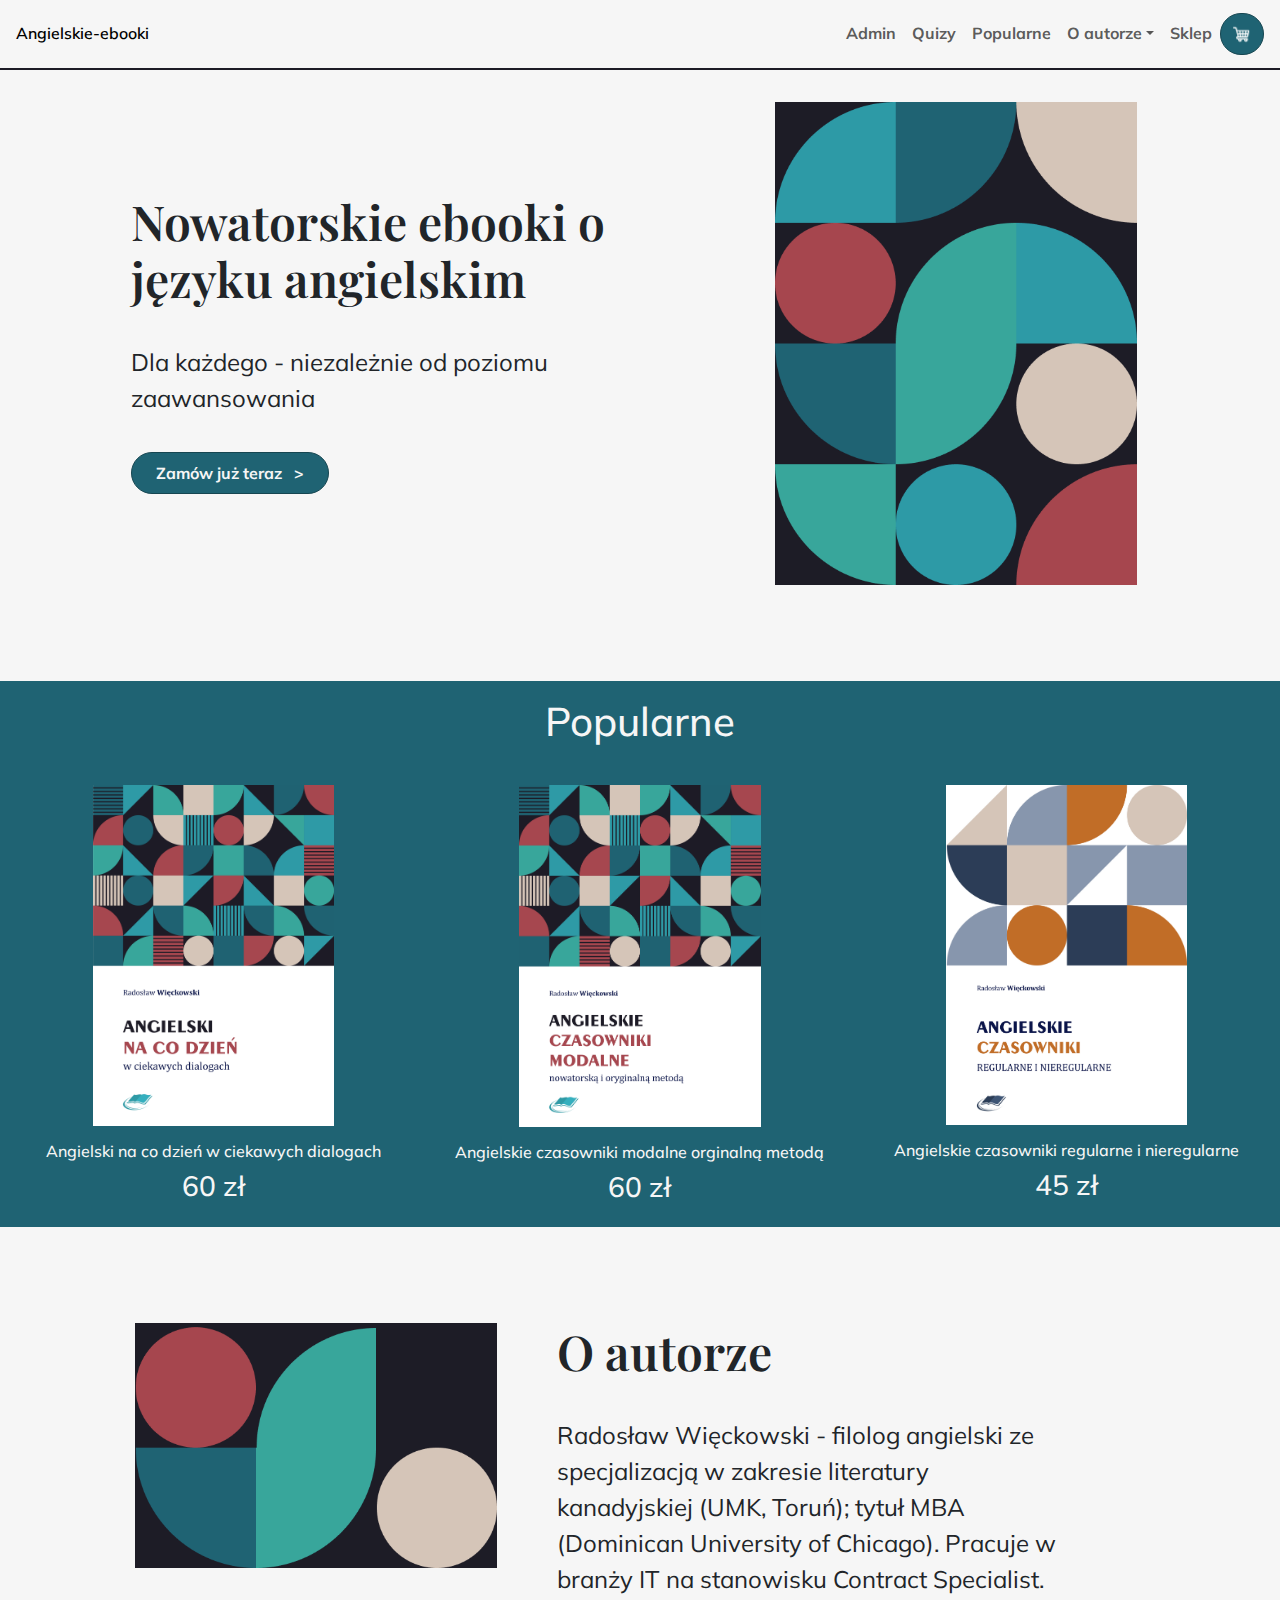
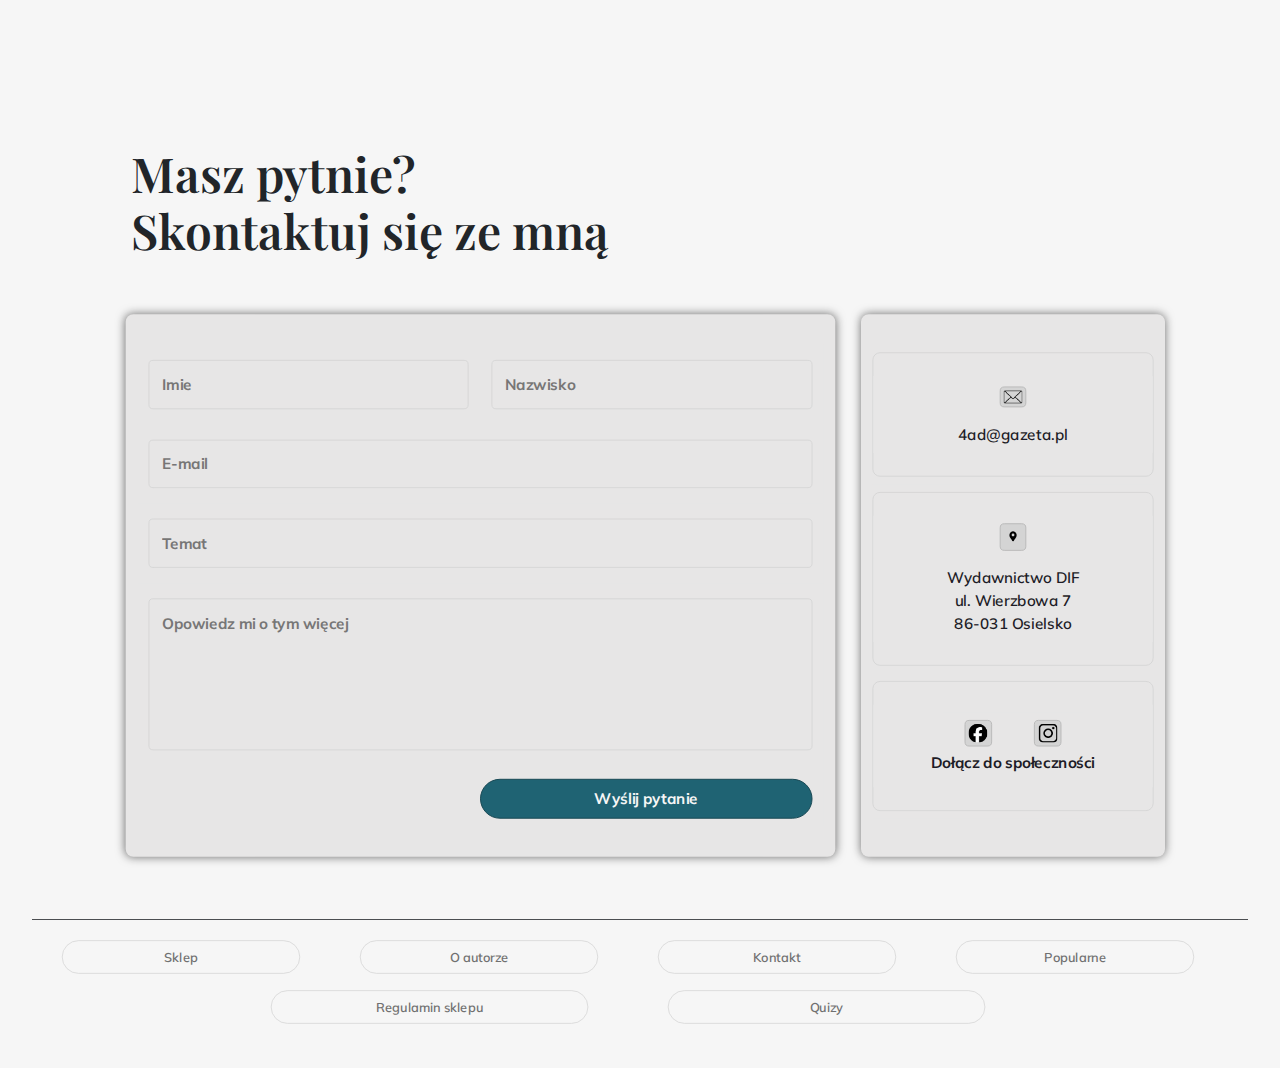
<file: index.html>
<!DOCTYPE html>
<html lang="pl">
<head>
    <meta charset="UTF-8">
    <meta name="viewport" content="width=device-width, initial-scale=1.0">

    <link rel="stylesheet" href="src/css/style.css" />
    <!-- GOOGLE FONTS ADDING -->
    <link rel="preconnect" href="https://fonts.googleapis.com">
    <link rel="preconnect" href="https://fonts.gstatic.com" crossorigin>
    <link href="https://fonts.googleapis.com/css2?family=Mulish:wght@200&display=swap" rel="stylesheet">
    <link href="https://fonts.googleapis.com/css2?family=Playfair+Display&display=swap" rel="stylesheet"> 
    <!-- BOOTSTRAP ADDING -->
    <link href="https://cdn.jsdelivr.net/npm/bootstrap@5.3.2/dist/css/bootstrap.min.css" rel="stylesheet">
    <script src="https://cdn.jsdelivr.net/npm/bootstrap@5.3.2/dist/js/bootstrap.bundle.min.js"></script>
    
    <title>Angielskie-ebooki</title>
</head>
<body>
    <div class="container-fluid">
        <div class="row navBarStyle">
            <nav class="navbar navbar-expand-sm navbar-light">
                <a class="navbar-brand" style="font-weight: 600; font-size: .99em;" href="#">Angielskie-ebooki</a>

                <button class="navbar-toggler" type="button" data-bs-toggle="collapse" data-bs-target="#navbarSupportedContent" aria-controls="navbarSupportedContent" aria-expanded="false" aria-label="Toggle navigation">
                    <span class="navbar-toggler-icon"></span>
                </button>

                <div class="collapse navbar-collapse justify-content-end" id="navbarSupportedContent">
                    <ul class="navbar-nav">
                        <li>
                            <a class="nav-link navLink" href="src/php/adminLogin.php">Admin</a>
                        </li>

                        <li class="nav-item">
                            <a class="nav-link navLink" href="src/php/quizCategories.php">Quizy</a>
                        </li>
        
                        <li class="nav-item">
                            <a class="nav-link navLink" href="#popularSection">Popularne</a>
                        </li>
            
                        <li class="nav-item dropdown">
                            <a class="nav-link dropdown-toggle navLink" href="#" id="navbarDropdown" data-bs-toggle="dropdown">O autorze</a>
        
                            <ul class="dropdown-menu">
                                <li><a class="dropdown-item" href="#about">Poznaj mnie</a></li>
                                <li><a class="dropdown-item" href="#contact">Kontakt</a></li>
                            </ul>
                        </li>
        
                        <li class="nav-item">
                            <a class="nav-link navLink" href="#">Sklep</a>
                        </li>
                                    
                        <li class="nav-item">
                            <a href="" class="navLink">
                                <button class="btn-cart">
                                    <img src="/icons/cart_white.png" class="icon" style="transform: translate(-5%, -10%);"/>
                                </button>
                            </a>
                        </li>
                    </ul>
                </div>
            </nav>
        </div>

        <div class="row">
            <div class="col-sm-1"></div>
            <div class="col-sm-6 pageContent">
                <div class="container-fluid">
                    <h1 class="writtenTitle">Nowatorskie ebooki o języku angielskim</h1>
                    <p class="description-primary">Dla każdego - niezależnie od poziomu zaawansowania</p>
                    <button type="button" class="btn-private order" style="border-radius: 2em;">Zamów już teraz &nbsp; ></button>
                </div>
            </div>
            <div class="col-sm-4">
                <img src="/covers/cover.jpg" class="pagePhotos" />
            </div>
            <div class="col-sm-1"></div>
        </div>

        <div class="row">
            <div class="col-sm-12">
                <div id="popularSection" style="height: 4em; background-color: #f6f6f6;"></div>
            </div>
        </div>

        <div class="row bookContent">
            <h1>Popularne</h1><p></p>
            <div class="col-sm-4 activeArea">
                <img src="/covers/bookCover1.jpg"  class="pagePhotos-second"/>
                <h6>Angielski na co dzień w ciekawych dialogach</h6>
                <div class="priceLabel">
                    <h3>60 zł</h3>
                </div>
            </div>

            <div class="col-sm-4 activeArea">
                <img src="/covers/bookCover2.jpg"  class="pagePhotos-second"/>
                <h6>Angielskie czasowniki modalne orginalną metodą</h6>
                <div class="priceLabel">
                    <h3>60 zł</h3>
                </div>
            </div>

            <div class="col-sm-4 activeArea">
                <img src="/covers/bookCover3.jpg"  class="pagePhotos-second"/>
                <h6>Angielskie czasowniki regularne i nieregularne</h6>
                <div class="priceLabel">
                    <h3>45 zł</h3>
                </div>
            </div>
        </div>

        <div class="row">
            <div class="col-sm-12">
                <div id="about" style="height: 4em; background-color: #f6f6f6;"></div>
            </div>
        </div>

        <div class="row aboutAuthor">
            <div class="col-sm-1"></div>
            <div class="col-sm-4">
                <img src="/another/author.png" class="pagePhotos" />
            </div>
            <div class="col-sm-6 pageContent">
                <div class="container-fluid">
                    <h1 class="writtenTitle">O autorze</h1>
                    <p class="description-primary">Radosław Więckowski - filolog angielski ze specjalizacją w zakresie literatury kanadyjskiej (UMK, Toruń); tytuł MBA (Dominican University of Chicago). Pracuje w branży IT na stanowisku Contract Specialist.</p>
                </div>
            </div>
            <div class="col-sm-1"></div>
        </div>

        <div class="row">
            <div class="col-sm-12">
                <div id="contact" style="height: 4em; background-color: #f6f6f6;"></div>
            </div>
        </div>

        <div class="row">
            <div class="container-fluid">
                <div class="row contactSection">
                    <div class="col-sm-1"></div>
                    <div class="col-sm-10">
                        <div class="container-fluid">
                            <h1 class="writtenTitle">Masz pytnie? Skontaktuj się ze mną</h1>
                        </div>
                    </div>
                    <div class="col-sm-1"></div>
                </div>
    
                <div class="row contactSection">                    
                    <div class="col-sm-1"></div>
                    
                    <div class="col-sm-7 borderBox">
                        <div class="container">
                            <form>
                                <div class="row formSection">
                                    <div class="col-sm-6">
                                        <input type="text" id="name" class="contactInput" placeholder="Imie"/>
                                    </div>
    
                                    <div class="col-sm-6">
                                        <input type="text" id="surname" class="contactInput" placeholder="Nazwisko"/>
                                    </div>
                                </div>
        
                                <div class="row formSection">
                                    <div class="col-sm-12">
                                        <input type="email" id="mail" class="contactInput" placeholder="E-mail"/>
                                    </div>
                                </div>
                                
                                <div class="row formSection">
                                    <div class="col-sm-12">
                                        <input type="text" id="subject" class="contactInput" placeholder="Temat" />
                                    </div>
                                </div>
                                
                                <div class="row formSection">
                                    <div class="col-sm-12">
                                        <textarea class="contactInput" placeholder="Opowiedz mi o tym więcej" style="height: 10em; overflow-x: hidden; overflow-y: auto; color: #1d1c26; outline: none;" contenteditable="true"></textarea>
                                    </div>
                                </div>

                                <div class="row formSection" style="text-align: right;">
                                    <div class="container-fluid">
                                        <button type="button" class="btn-private order" style="border-radius: 2em; width: 50%;" data-bs-toggle="modal" data-bs-target="#myModal">Wyślij pytanie</button>
                                    </div>
                                </div>
                            </form>
                        </div>
                    </div>

                    <div class="modal fade" id="myModal" role="dialog">
                        <div class="modal-dialog">
                            <div class="modal-content">
                                <div class="modal-header" >
                                    <h4 class="modal-title">Wiadomość wysłana</h4>  
                                </div>

                                <div class="modal-body">
                                    <p>Udało się! Twoja wiadomość dotarła do autora. Odpowiedź otrzymasz najszybciej jak to możliwę. Prosimy o odrobinę cierpliwości :)</p>
                                </div>

                                <div class="modal-footer">
                                    <button type="button" class="btn btn-default" data-bs-dismiss="modal">Zamknij</button>
                                </div>
                            </div>
                        </div>
                    </div>
                    
                    <div class="col-sm-3 borderBox">
                        <div class="container">
                            <div class="row formSection">
                                <div class="col-sm-12 contactButtons">
                                    <div class="row socialBox">
                                        <div class="col-sm-4"></div>
                                        <div class="col-sm-4">
                                            <img src="/icons/mailIcon.png" class="socialIcon" />
                                        </div>
                                        <div class="col-sm-4"></div>
                                    </div>
                                    <div class="row socialBox">
                                        <span>4ad@gazeta.pl</span>
                                    </div>
                                </div>
                            </div>
            
                            <div class="row formSection">
                                <div class="col-sm-12 contactButtons">
                                    <div class="row socialBox">
                                        <div class="col-sm-4"></div>
                                        <div class="col-sm-4">
                                            <img src="/icons/pinLocation.png" class="socialIcon" />
                                        </div>
                                        <div class="col-sm-4"></div>
                                    </div>
                                    <div class="row socialBox">
                                        <span>
                                            Wydawnictwo DIF<br/>ul. Wierzbowa 7<br/>86-031 Osielsko
                                        </span>
                                    </div>
                                </div>
                            </div>
            
                            <div class="row formSection">
                                <div class="col-sm-12 contactButtons">
                                    <div class="row formSection">
                                        <div class="col-sm-3" style="padding-left: 0px; padding-right: 0px;"></div>

                                        <div class="col-sm-3 socialBox" style="padding-left: 0px; padding-right: 0px;">
                                            <a href="https://www.facebook.com/profile.php?id=61555406641713" class="navLink-second">
                                                <img src="/icons/facebook.png" class="socialIcon">
                                            </a>
                                        </div>

                                        <div class="col-sm-3 socialBox" style="padding-left: 0px; padding-right: 0px;">
                                            <a href="https://www.instagram.com/angielskieebooki/" class="navLink-second">
                                                <img src="/icons/instagram.png" class="socialIcon">
                                            </a>
                                        </div>
                                        <div class="col-sm-3" style="padding-left: 0px; padding-right: 0px;"></div>

                                        <div class="col-sm-12">
                                            <h6><strong>Dołącz do społeczności</strong></h6>
                                        </div>
                                    </div>
                                </div>
                            </div>
                        </div>
                    </div>
    
                    <div class="col-sm-1"></div>
                </div>
            </div>
        </div>

        <footer class="row footer">
            <hr style="opacity: 0.8;"/>
            <div class="row">
                <div class="col-sm-3 footerLink">
                    <a href="" class="navLink">Sklep</a>
                </div>
    
                <div class="col-sm-3 footerLink">
                    <a href="#about" class="navLink">O autorze</a>
                </div>
    
                <div class="col-sm-3 footerLink">
                    <a href="#contact" class="navLink">Kontakt</a>
                </div>
    
                <div class="col-sm-3 footerLink">
                    <a href="#popularSection" class="navLink">Popularne</a>
                </div>
            </div>
                
            <div class="row">
                <div class="col-sm-2"></div>

                <div class="col-sm-4 footerLink">
                    <a href="src/html/policies.html" class="navLink">Regulamin sklepu</a>
                </div>

                <div class="col-sm-4 footerLink">
                    <a href="src/php/quizCategories.php" class="navLink">Quizy</a>
                </div>

                <div class="col-sm-2"></div>
            </div>            
        </footer>
    </div>
</body>
</html>
</file>
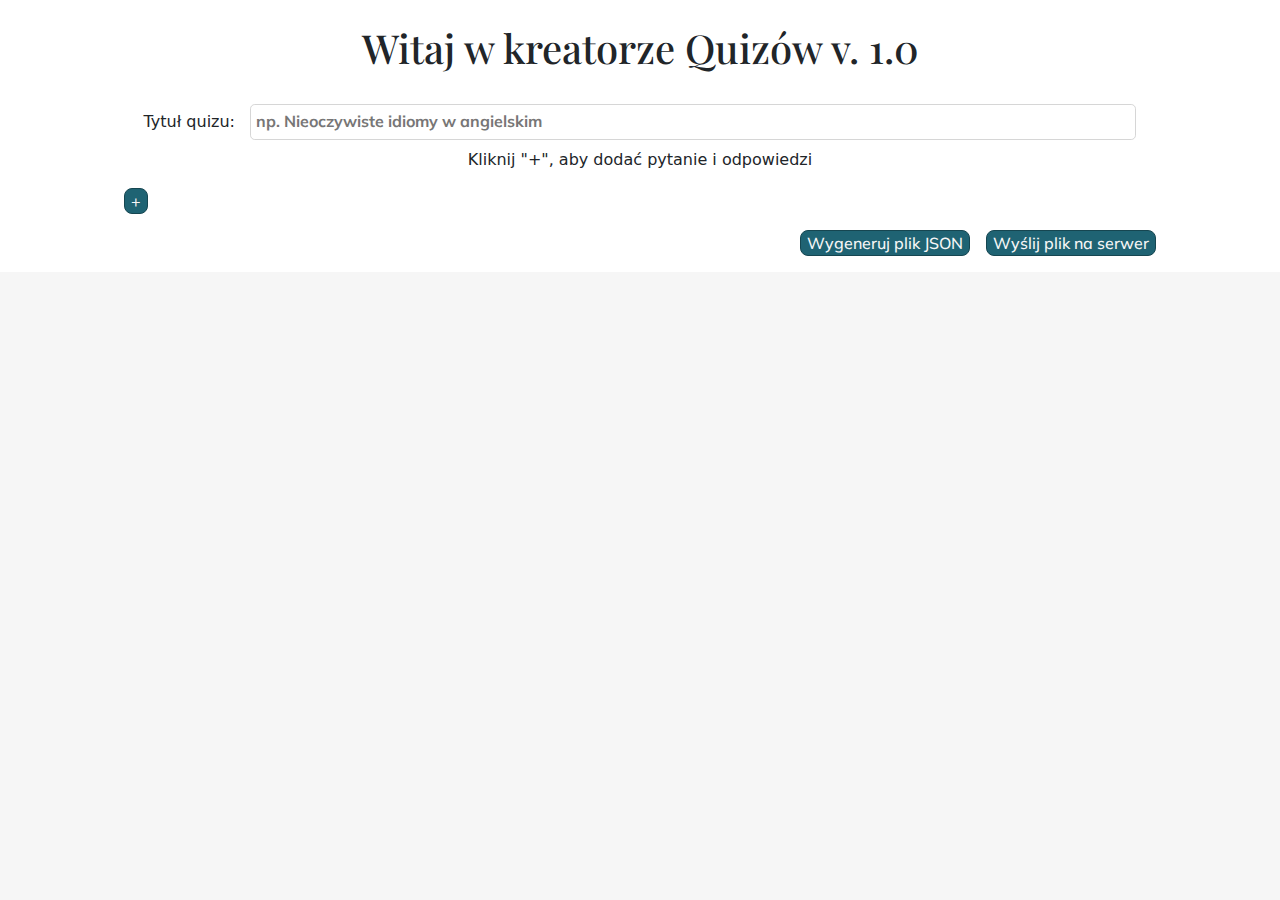
<file: src/html/adminPanel.html>
<!DOCTYPE html>
<html lang="en">
<head>
    <meta charset="UTF-8">
    <link rel="stylesheet" href="../css/admin.css" />
    <!-- GOOGLE FONTS ADDING -->
    <link rel="preconnect" href="https://fonts.googleapis.com">
    <link rel="preconnect" href="https://fonts.gstatic.com" crossorigin>
    <link href="https://fonts.googleapis.com/css2?family=Mulish:wght@200&display=swap" rel="stylesheet">
    <link href="https://fonts.googleapis.com/css2?family=Playfair+Display&display=swap" rel="stylesheet">
    <!-- BOOTSTRAP ADDING -->
    <link href="https://cdn.jsdelivr.net/npm/bootstrap@5.3.2/dist/css/bootstrap.min.css" rel="stylesheet">
    <script src="https://cdn.jsdelivr.net/npm/bootstrap@5.3.2/dist/js/bootstrap.bundle.min.js"></script>
    <title>Admin Panel</title>
</head>
<body>
    <div class="container-fluid">
        <div class="row topMenu">
            <div class="col-sm-12">
                <h1>Witaj w kreatorze Quizów v. 1.0</h1>
            </div>
        </div>

        <div class="row">
            <div class="col-sm-1"></div>
            <div class="col-sm-10 infos">
                <label>Tytuł quizu:&nbsp;</label>
                <input class="quizInput" type="text" id="quizTitle" placeholder="np. Nieoczywiste idiomy w angielskim" />
                <p>Kliknij "+", aby dodać pytanie i odpowiedzi</p>
            </div>
            <div class="col-sm-1"></div>
        </div>

        <div class="row">
            <div class="col-sm-1"></div>
            <div class="col-sm-10" id="exerciseHolder">
                
            </div>
            <div class="col-sm-1"></div>
        </div>

        <div class="row">
            <div class="col-sm-1"></div>
            <div class="col-sm-10">
                <div class="additionalOperations">
                    <button class="btn-private" onclick="alternativeAppending()">+</button>
                </div>
            </div>
            <div class="cool-sm-1"></div>
        </div>
        
        
        <div class="row">
            <div class="col-sm-1"></div>
            <div class="col-sm-10 finalizationBox">
                <button id="add" class="btn-private" onclick="createExerciseObject()">Wygeneruj plik JSON</button>
                <button id="add" class="btn-private" onclick="createJSONtoServer()">Wyślij plik na serwer</button>
            </div>
            <div class="col-sm-1"></div>
        </div>
        
    </div>
    <script src="../js/adminScript.js"></script>
    <script src="https://requirejs.org/docs/release/2.3.5/minified/require.js"></script>
</body>
</html>
</file>
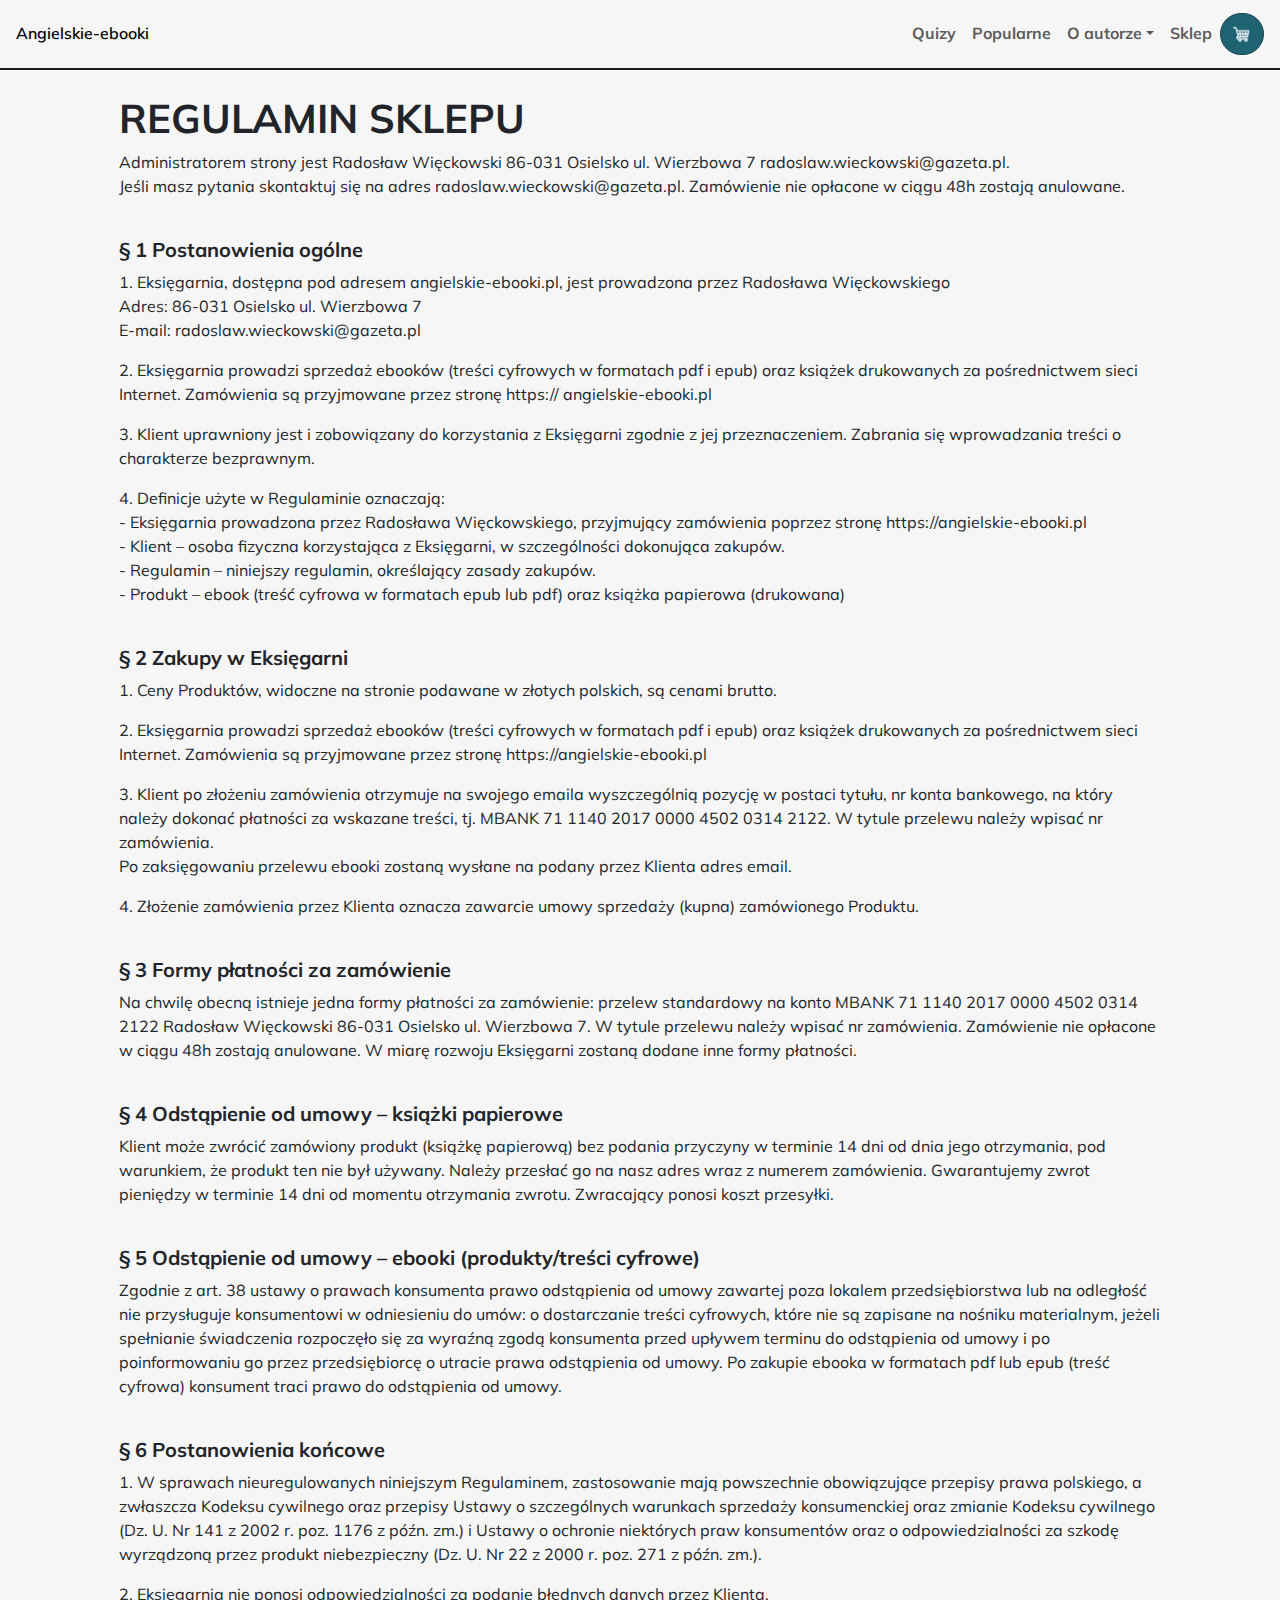
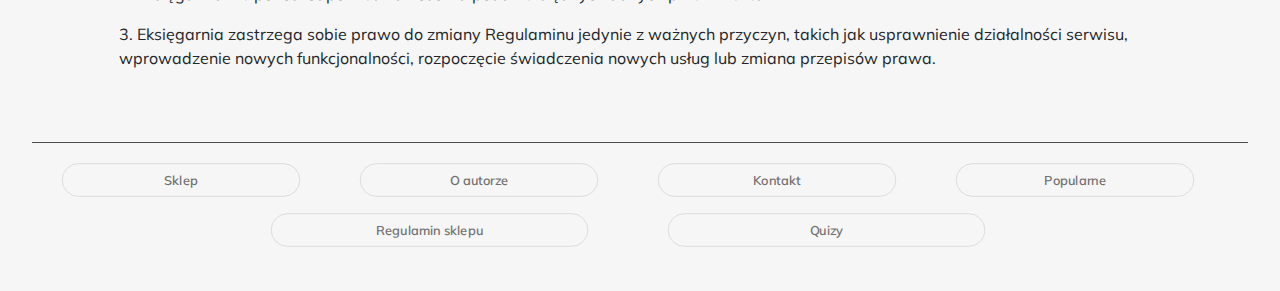
<file: src/html/policies.html>
<!DOCTYPE html>
<html lang="pl">
<head>
    <meta charset="UTF-8">
    <meta name="viewport" content="width=device-width, initial-scale=1.0">

    <link rel="stylesheet" href="../css/style.css" />
    <!-- GOOGLE FONTS ADDING -->
    <link rel="preconnect" href="https://fonts.googleapis.com">
    <link rel="preconnect" href="https://fonts.gstatic.com" crossorigin>
    <link href="https://fonts.googleapis.com/css2?family=Mulish:wght@200&display=swap" rel="stylesheet">
    <link href="https://fonts.googleapis.com/css2?family=Playfair+Display&display=swap" rel="stylesheet"> 
    <!-- BOOTSTRAP ADDING -->
    <link href="https://cdn.jsdelivr.net/npm/bootstrap@5.3.2/dist/css/bootstrap.min.css" rel="stylesheet">
    <script src="https://cdn.jsdelivr.net/npm/bootstrap@5.3.2/dist/js/bootstrap.bundle.min.js"></script>

    <title>Angielskie-ebooki</title>
</head>
<body>
    <div class="container-fluid">
        <div class="row navBarStyle">
            <nav class="navbar navbar-expand-sm navbar-light">
                <a class="navbar-brand" style="font-weight: 600; font-size: .99em;" href="../../index.html">Angielskie-ebooki</a>

                <button class="navbar-toggler" type="button" data-bs-toggle="collapse" data-bs-target="#navbarNavDropdown" aria-controls="navbarSupportedContent" aria-expanded="false" aria-label="Toggle navigation">
                    <span class="navbar-toggler-icon"></span>
                </button>

                <div class="collapse navbar-collapse justify-content-end" id="navbarSupportedContent">
                    <ul class="navbar-nav">
                        <li class="nav-item">
                            <a class="nav-link navLink" href="../php/quizy.php">Quizy</a>
                        </li>
        
                        <li class="nav-item">
                            <a class="nav-link navLink" href="../../index.html#popularSection">Popularne</a>
                        </li>
            
                        <li class="nav-item dropdown">
                            <a class="nav-link dropdown-toggle navLink" href="" id="navbarDropdown" data-bs-toggle="dropdown">O autorze</a>
        
                            <ul class="dropdown-menu">
                                <li><a class="dropdown-item" href="../../index.html#about">Poznaj mnie</a></li>
                                <li><a class="dropdown-item" href="../../index.html#contact">Kontakt</a></li>
                            </ul>
                        </li>
        
                        <li class="nav-item">
                            <a class="nav-link navLink" href="">Sklep</a>
                        </li>
                                    
                        <li class="nav-item">
                            <a href="" class="navLink">
                                <button class="btn-cart">
                                    <img src="../../icons/cart_white.png" class="icon" style="transform: translate(-5%, -10%);"/>
                                </button>
                            </a>
                        </li>
                    </ul>
                </div>
            </nav>
        </div>

        <div class="row">
            <div class="col-sm-1"></div>

            <div class="col-sm-10 policiesBox">
                <h1><strong>REGULAMIN SKLEPU</strong></h1>
                    <p>Administratorem strony jest Radosław Więckowski 86-031 Osielsko ul. Wierzbowa 7 radoslaw.wieckowski@gazeta.pl. <br/> Jeśli masz pytania skontaktuj się na adres radoslaw.wieckowski@gazeta.pl. Zamówienie nie opłacone w ciągu 48h zostają anulowane.</p>

                <br /><h5><strong>§ 1 Postanowienia ogólne</strong></h5>
                    <p>1. Eksięgarnia, dostępna pod adresem angielskie-ebooki.pl, jest prowadzona przez Radosława Więckowskiego <br /> Adres: 86-031 Osielsko ul. Wierzbowa 7 <br /> E-mail: radoslaw.wieckowski@gazeta.pl</p>
                    <p>2. Eksięgarnia prowadzi sprzedaż ebooków (treści cyfrowych w formatach pdf i epub) oraz książek drukowanych za pośrednictwem sieci Internet. Zamówienia są przyjmowane przez stronę https:// angielskie-ebooki.pl</p>
                    <p>3. Klient uprawniony jest i zobowiązany do korzystania z Eksięgarni zgodnie z jej przeznaczeniem. Zabrania się wprowadzania treści o charakterze bezprawnym.</p>
                    <p>4. Definicje użyte w Regulaminie oznaczają: <br />- Eksięgarnia prowadzona przez Radosława Więckowskiego, przyjmujący zamówienia poprzez stronę https://angielskie-ebooki.pl <br />- Klient – osoba fizyczna korzystająca z Eksięgarni, w szczególności dokonująca zakupów.<br />- Regulamin – niniejszy regulamin, określający zasady zakupów.<br />- Produkt – ebook (treść cyfrowa w formatach epub lub pdf) oraz książka papierowa (drukowana)</p>

                <br /><h5><strong>§ 2 Zakupy w Eksięgarni</strong></h5>
                    <p>1. Ceny Produktów, widoczne na stronie podawane w złotych polskich, są cenami brutto.</p>
                    <p>2. Eksięgarnia prowadzi sprzedaż ebooków (treści cyfrowych w formatach pdf i epub) oraz książek drukowanych za pośrednictwem sieci Internet. Zamówienia są przyjmowane przez stronę https://angielskie-ebooki.pl</p>
                    <p>3. Klient po złożeniu zamówienia otrzymuje na swojego emaila wyszczególnią pozycję w postaci tytułu, nr konta bankowego, na który należy dokonać płatności za wskazane treści, tj. MBANK 71 1140 2017 0000 4502 0314 2122. W tytule przelewu należy wpisać nr zamówienia.<br />Po zaksięgowaniu przelewu ebooki zostaną wysłane na podany przez Klienta adres email.</p>
                    <p>4. Złożenie zamówienia przez Klienta oznacza zawarcie umowy sprzedaży (kupna) zamówionego Produktu.</p>

                <br /><h5><strong>§ 3 Formy płatności za zamówienie</strong></h5>
                    <p>Na chwilę obecną istnieje jedna formy płatności za zamówienie: przelew standardowy na konto MBANK 71 1140 2017 0000 4502 0314 2122 Radosław Więckowski 86-031 Osielsko ul. Wierzbowa 7. W tytule przelewu należy wpisać nr zamówienia. Zamówienie nie opłacone w ciągu 48h zostają anulowane. W miarę rozwoju Eksięgarni zostaną dodane inne formy płatności.</p>

                <br /><h5><strong>§ 4 Odstąpienie od umowy – książki papierowe</strong></h5>
                    <p>Klient może zwrócić zamówiony produkt (książkę papierową) bez podania przyczyny w terminie 14 dni od dnia jego otrzymania, pod warunkiem, że produkt ten nie był używany. Należy przesłać go na nasz adres wraz z numerem zamówienia. Gwarantujemy zwrot pieniędzy w terminie 14 dni od momentu otrzymania zwrotu. Zwracający ponosi koszt przesyłki.</p>

                <br /><h5><strong>§ 5 Odstąpienie od umowy – ebooki (produkty/treści cyfrowe)</strong></h5>
                    <p>Zgodnie z art. 38 ustawy o prawach konsumenta prawo odstąpienia od umowy zawartej poza lokalem przedsiębiorstwa lub na odległość nie przysługuje konsumentowi w odniesieniu do umów: o dostarczanie treści cyfrowych, które nie są zapisane na nośniku materialnym, jeżeli spełnianie świadczenia rozpoczęło się za wyraźną zgodą konsumenta przed upływem terminu do odstąpienia od umowy i po poinformowaniu go przez przedsiębiorcę o utracie prawa odstąpienia od umowy. Po zakupie ebooka w formatach pdf lub epub (treść cyfrowa) konsument traci prawo do odstąpienia od umowy.</p>

                <br /><h5><strong>§ 6 Postanowienia końcowe</strong></h5>
                    <p>1. W sprawach nieuregulowanych niniejszym Regulaminem, zastosowanie mają powszechnie obowiązujące przepisy prawa polskiego, a zwłaszcza Kodeksu cywilnego oraz przepisy Ustawy o szczególnych warunkach sprzedaży konsumenckiej oraz zmianie Kodeksu cywilnego (Dz. U. Nr 141 z 2002 r. poz. 1176 z późn. zm.) i Ustawy o ochronie niektórych praw konsumentów oraz o odpowiedzialności za szkodę wyrządzoną przez produkt niebezpieczny (Dz. U. Nr 22 z 2000 r. poz. 271 z późn. zm.).</p>
                    <p>2. Eksięgarnia nie ponosi odpowiedzialności za podanie błędnych danych przez Klienta.</p>
                    <p>3. Eksięgarnia zastrzega sobie prawo do zmiany Regulaminu jedynie z ważnych przyczyn, takich jak usprawnienie działalności serwisu, wprowadzenie nowych funkcjonalności, rozpoczęcie świadczenia nowych usług lub zmiana przepisów prawa.</p>
            </div>

            <div class="col-sm-1"></div>
            
        </div>

        <footer class="row footer">
            <hr style="opacity: 0.8;"/>
            <div class="row">
                <div class="col-sm-3 footerLink">
                    <a href="" class="navLink">Sklep</a>
                </div>
    
                <div class="col-sm-3 footerLink">
                    <a href="../../index.html#about" class="navLink">O autorze</a>
                </div>
    
                <div class="col-sm-3 footerLink">
                    <a href="../../index.html#contact" class="navLink">Kontakt</a>
                </div>
    
                <div class="col-sm-3 footerLink">
                    <a href="../../index.html#popularSection" class="navLink">Popularne</a>
                </div>
            </div>
                
            <div class="row">
                <div class="col-sm-2"></div>

                <div class="col-sm-4 footerLink">
                    <a href="#" class="navLink">Regulamin sklepu</a>
                </div>

                <div class="col-sm-4 footerLink">
                    <a href="../php/quizy.php" class="navLink">Quizy</a>
                </div>

                <div class="col-sm-2"></div>
            </div>            
        </footer>
    </div>
</body>
</html>
</file>
<file: src/css/style.css>
html, body{
    position: relative;
    height: 100%;
    min-height: 100vh;
}

.space{
    min-height: 100vh;
    background-color: #f6f6f6;
}

.navBarStyle{
    border-bottom: #1d1c26 solid 2px;
    padding: .3em 1em;
    position: sticky;
    top: 0;
    z-index: 99;
    font-weight: 700;
}

.navLink{
    font-family: 'Mulish', 'sans-serif';
    font-weight: 600;
    text-decoration: none;
    color: #707070;
    margin: 0em;
}

.navLinkFooter{
    font-family: 'Mulish', 'sans-serif';
    font-weight: 600;
    text-decoration: none;
    color: #707070;
    margin: 0em;
    padding: .2em 1.3em;
    width: 100%;
    display: inline-block;
}

.activeLink{
    display: grid;
    align-content: center;
    padding: .5em 0em;
    margin: 0em;
}

.writtenTitle{
    font-family: 'Playfair Display', 'serif';
    font-weight: 600;
    font-size: 3em;
    max-width: 500px;
}

.writtenTitleQuiz{
    font-family: 'Playfair Display', 'serif';
    font-weight: 600;
    font-size: 3em;
}

.contactTitle{
    font-family: 'Playfair Display', 'serif';
    font-weight: 600;
    font-size: 3em;
    max-width: 500px;
    color: #f6f6f6;
}

.logo{
    text-decoration: none;
    font-family: 'Playfair Display', 'serif';
    font-size: 1.5em;
    font-weight: 900;
    margin: 0em 1em;
    color: #1d1c26;
}

.description-primary{
    font-size: 1.25em;
    margin: 1.5em 0em;
    max-width: 500px;
    font-weight: 400;
}

.pagePhotos{
    min-width: 70%;
    max-width: 90%;
    margin: 2em 1em;
}

.pagePhotos-second{
    min-width: 30%;
    max-width: 60%;
    margin: 1em auto;
}

.activeArea:hover{
    background-color: #164651;
    transform: scale(1.1);
    transition: 0.4s;
}

.contentMenu{
    text-align: center;
}

.order{
    border-radius: 2em;
    padding: 1em 2em;
}

.btn-private{
    padding: 0.5em 1.5em;
    border-radius: 2em 0em 0em 2em;
    background-color: #1f6373;
    font-weight: 700;
    border: #164651 solid 1px;
    margin: 0px;
    color: #f6f6f6;
}

.btn-private:hover{
    background-color: #164651;
    transform: scale(1.05);
    transition: 0.5s;
}

.btn-cart{
    border-radius: 2em;
    padding: 0.5em 0.8em;
    background-color: #1f6373;
    border: #164651 solid 1px;
    margin: 0px;
}

.btn-cart:hover{
    background-color: #164651;
    transform: scale(1.05);
    transition: 0.5s;
}

.btn-quiz{
    width: 100%;
    padding: 0.5em 1.5em;
    border-radius: 2em;
    background-color: #f6f6f6;
    font-weight: 700;
    border: #000 solid 1px;
    margin: 0px;
    color: #1d1c26;
}

.btn-quiz:hover{
    background-color: #1d1c26;
    color: #f6f6f6;
    transition: 0.2s;
}

.btn-next{
    padding: 0.5em 1.5em;
    border-radius: 2em;
    background-color: #f6f6f6;
    font-weight: 700;
    border: #000 solid 1px;
    margin: 0px;
    color: #1d1c26;
}

.btn-next:hover{
    background-color: #1d1c26;
    color: #f6f6f6;
    transition: 0.2s;
}

.icon{
    width: 1em;
    margin: 0px;
}

.socialIcon{
    width: 1.8em;
    margin: 0em;
    border: #b8b8b8 solid 1px;
    border-radius: .3em;
    padding: .2em;
    background-color: #d4d4d4;
}

.pageContent{
    padding: 2em 0em;
    display: grid;
    align-content: center;
}

.footer{
    padding: 2em 2em;
}

.footerLink{
    margin: .5em 0em;
    border: #d6d6d6 solid 1px;
    border-radius: 2em;
    scale: 80%;
    padding: .5em 0em;
    text-align: center;
}

.footerLink:hover{
    border: #1f6373 solid 1px;
}

.row{
    background-color: #f6f6f6;
    font-family: 'Mulish', 'sans-serif';
}

hr{
    height: 1px;
    border-width: 0;
    color:#1d1c26;
    background-color:#1d1c26;
    opacity: 0.8;
}

.bookContent{
    background-color: #1f6373;
    color: #f6f6f6; 
    text-align: center;
    padding: 1em 0em;
    position: relative;
}

.priceLabel{
    display: grid;
    align-content: end;
}

.contactInput{
    width: 100%;
    padding: .8em;
    border-radius: .3em;
    border: #d6d6d6 solid 1px;
    resize: none;
    margin: .5em 0em;
    background-color: rgba(0, 0, 0, 0);
    color: #1d1c26;
    font-weight: 600;
    outline: none;
}

.contactInput:focus{
    border: #1f6373 solid 1px;
}

.contactSection{
    background-color: #f6f6f6;
    padding: 1em 0em;
}

.borderBox{
    background-color: #e7e6e6;
    border-radius: .5em;
    box-shadow: 0px 0px 10px #6e6e6e;
    display: flex;
    scale: 95%;
    padding: 2em 0em;
}

.contactButtons{
    background-color: #e7e6e6;
    text-align: center;
    padding: 1.5em 0em;
    border-radius: .5em;
    border: #d6d6d6 solid 1px;
}

.socialBox{
    background-color: #e7e6e6;
    padding: .5em 0em;
}

.formSection{
    background-color: #e7e6e6;
    color: #1d1c26;
    font-weight: 600;
    padding: 0.5em 0em;
}

.quizContent{
    text-align: center;
    display: flex;
    padding: 2em 0em;
}

.emptySpace{
    background-color: #e7e6e6;
    padding: 0em;
    margin: 0em;
}

.policiesBox{
    padding: 1.5em 0em;
}

.quizSeparator{
    margin: 1em 0em;
}

.explanaitionBox{
    border: 2px solid #1d1c26;
    border-radius: 2em;
    padding: 2em;
    text-align: left;
}

.nextBox{
    width: 100%;
    text-align: right;
    margin: 1em 0em;
}

.nextBoxInside{
    width: 100%;
    text-align: right;
    margin: 0em;
}

::placeholder{
    color: #777676;
    font-weight: 700;
}

textarea::-webkit-scrollbar {
    width: .15em;
    border-radius: 2em;
}
 
textarea::-webkit-scrollbar-track {
    -webkit-box-shadow: inset 0 0 6px rgba(0,0,0,0);
}
 
textarea::-webkit-scrollbar-thumb {
  background-color: darkgrey;
}

.quizBox{
    border: 1px solid #1d1c26;
    border-radius: 2em;
    background-color: rgba(31, 99, 115, 0.3);
    padding: 1em 0em;
    margin: 2em 0em;
    scale: 90%;
    backdrop-filter: blur(3px);
    box-shadow: 0px 0px 10px #6e6e6e;
}

.quizBox:hover{
    transition: 0.5s;
    background-color: rgba(22, 70, 81, 0.3);
    box-shadow: 0px 0px 20px #6e6e6e;
}

.activePane{
    cursor: pointer;
    padding: 0em 0em 1em 0em;
}

.description-primary{
    font-size: 1.5em;
    max-width: 500px;
    font-weight: 400;
}
</file>
<file: src/css/admin.css>
html, body{
    background-color: #f6f6f6;
}

.space{
    min-height: 100vh;
}

.answerBox{
    margin: 1em 1em;
    background-color: #ea4949;
}

.exerciseBox{
    font-family: 'Mulish', 'sans-serif';
    box-shadow: 0px 0px 10px #6e6e6e;
    padding: 1em;
    text-align: center;
    border-radius: .5em;
    scale: 0.95;
}

.topMenu{
    padding: .5em 0em;
    font-family: 'Playfair Display', 'serif';
    font-weight: 600;
    font-size: 3em;
    text-align: center;
}

.btn-private{
    font-family: 'Mulish', 'sans-serif';
    padding: 0em .4em;
    border-radius: .5em;
    background-color: #1f6373;
    font-weight: 500;
    border: #164651 solid 1px;
    margin: 0px 5px;
    color: #f6f6f6;
}

.btn-private:hover{
    background-color: #164651;
    transform: scale(1.05);
    transition: 0.5s;
}

.btn-private-negative{
    font-family: 'Mulish', 'sans-serif';
    padding: 0em .4em;
    border-radius: .5em;
    background-color: #1f6373;
    font-weight: 500;
    border: #164651 solid 1px;
    margin: 0px;
    color: #f6f6f6;
}

.btn-private-negative:hover{
    background-color: #511816;
    transform: scale(1.05);
    transition: 0.5s;
}

.closer{
    text-align: right;
}

.finalizationBox{
    padding: 1em;
    text-align: right;
}

.quizInput{
    width: 85%;
    padding: .3em;
    border-radius: .3em;
    border: #d6d6d6 solid 1px;
    margin: auto;
    margin-bottom: .5em;
    color: #1d1c26;
    font-weight: 600;
    outline: none;
    background-color: rgba(0, 0, 0, 0);
}

.quizInput:focus{
    border: #1f6373 solid 1px;
}

.infos{
    text-align: center;
    position: relative;
    min-height: max-content;
}

.questionFont{
    margin: .5em 0em;
    font-weight: 600;
}

::placeholder{
    font-family: 'Mulish', 'sans-serif';
    color: #777676;
    font-weight: 700;
}

.addSpace{
    padding: .5em 0em;
}

.finalSpace{
    padding: .5em 0em;
    text-align: right;
}

.sideMenu{
    display: block;
    background-color: #1f6373;
    color: #f6f6f6;
    position: sticky;
    height: 100vh;
    z-index: 99;
    font-weight: 700;
    top: 0;
    padding: 2em 1em;
    overflow: none;
}

.listMenu{
    padding: 0;
    margin: 0;
    list-style-type: none;
}

ul li{
    background-color: #164651;
    border: 1px solid #1d1c26;
    border-radius: 2em;
    margin: .5em 0em;
    padding: .5em 0em;
    box-shadow: 0 0 5px #1d1c26;
}

ul li:hover{
    background-color: #0e2b32;
    transform: scale(1.05);
    transition: 0.5s;
}

.navLink{
    font-family: 'Mulish', 'sans-serif';
    font-weight: 600;
    text-decoration: none;
    color: #f6f6f6;
    padding: .2em 1.3em;
    width: 100%;
    display: inline-block;
}

.navBarStyle{
    border-bottom: #1d1c26 solid 2px;
    padding: .3em 1em;
    position: sticky;
    top: 0;
    z-index: 99;
    font-weight: 700;
    background-color: #f6f6f6;
}

.logo{
    text-align: center;
    font-size: large;
    margin: 1.5em 0em;
}

.menuIcon{
    height: 20px;
    margin-right: 10px;
    transform: translateY(-10%);
}

.menuIconNotInShape{
    width: 5%;
    margin-right: 10px;
    transform: translateY(-10%);
    margin: 0 4%;
}

.writtenTitle{
    font-family: 'Playfair Display', 'serif';
    font-weight: 600;
    font-size: 3em;
    margin: .5em 0em;
}

.description-primary{
    font-size: 1.5em;
    max-width: 500px;
    font-weight: 400;
}

.quizBox{
    border: 1px solid #1d1c26;
    border-radius: 2em;
    background-color: rgba(31, 99, 115, 0.3);
    padding: 1em 0em;
    margin: 2em 0em;
    scale: 90%;
    backdrop-filter: blur(3px);
    box-shadow: 0px 0px 10px #6e6e6e;
}

.quizBox:hover{
    transition: 0.5s;
    background-color: rgba(22, 70, 81, 0.3);
    box-shadow: 0px 0px 20px #6e6e6e;
}

.activePane{
    cursor: pointer;
    padding: 0em 0em 1em 0em;
}

table{
    border: 1px solid #1d1c26;
    border-collapse: collapse;
}

.tableCellName{
    border-collapse: collapse;
    border: 1px solid #1d1c26;
    width: 40%;
    text-align: left;
    padding: .5em .5em;
}

.tableCellQuantity{
    border-collapse: collapse;
    border: 1px solid #1d1c26;
    width: 15%;
    text-align: center;
    padding: .5em .5em;
}

.tableCellDelButton{
    border-collapse: collapse;
    border: 1px solid #1d1c26;
    width: 5%;
    text-align: center;
    padding: .5em .5em;
}

.tableCellLp{
    border-collapse: collapse;
    border: 1px solid #1d1c26;
    width: 5%;
    text-align: center;
    padding: .5em .5em;
}

.tableRowColored{
    background-color: rgba(31, 99, 115, 0.3);
}

.sectionInformation{
    position: relative;
    text-align: center;
    background: rgb(14,43,50);
    background: linear-gradient(202deg, rgba(14,43,50,1) 30%, rgba(22,70,81,1) 100%);
    color: #f6f6f6;
    height: 100vh;
}

.formStyle{
    text-align: center;
    position: absolute;
    top: 50%;
    transform: translateY(-50%);
    margin: 0;
    width: 100%;
}

.informationData{
    position: absolute;
    top: 50%;
    transform: translateY(-50%);
    left: 0;
}

.loginLink{
    text-decoration: underline;
    color: #1d1c26;
}

.loginSubmit{
    padding: .5em 2em;
    border-radius: .3em;
    border: #d6d6d6 solid 1px;
    margin: auto;
    margin-bottom: .5em;
    color: #1d1c26;
    font-weight: 600;
    outline: none;
    box-shadow: 0px 0px 5px #1d1c26;
}

.loginSubmit:hover{
    background-color: #164651;
    box-shadow: 0px 0px 10px #1d1c26;
    border: #1d1c26 solid 1px;
    color: #f6f6f6;
    transform: scale(1.05);
    transition: 300ms;
}

.loginHolder{
    width: fit-content;
    max-width: 30%;
    min-width: 20%;
    padding: .5em 0em;
    border-radius: .3em;
    border: #d6d6d6 solid 1px;
    margin: auto;
    margin-bottom: 1em;
    color: #1d1c26;
    font-weight: 600;
}

.loginInputs{
    width: 80%;
    border: none;
    border-left: #d6d6d6 1px solid;
    padding: .5em 1em;
    outline: none;
    background-color: rgba(0, 0, 0, 0);
}

.sectionLogin{
    height: 100%;
}

.expand{
    text-align: center;
    display: none;
    cursor: pointer;
    margin-bottom: .5em;
}

label{
    margin-right: 5px;
}

.menuIconInteractive{
    height: 20px;
    transform: translateY(-10%);
    transition: 300ms;
}

.logoutButton{
    margin: 2em 0em;
}

.phoneBrand{
    display: none;
}

@media screen and (max-width: 575px) {
    .sectionInformation{
        display: none;
    }

    .space{
        background: rgb(14,43,50);
        background: linear-gradient(202deg, rgba(14,43,50,1) 30%, rgba(22,70,81,1) 100%);
        color: #f6f6f6;
    }

    .loginLink{
        text-decoration: underline;
        color: #f6f6f6;
    }

    .loginSubmit:hover{
        background-color: #1d1c26;
        color: #f6f6f6;
    }

    .loginHolder{
        width: fit-content;
        max-width: 80%;
        min-width: 70%;
        padding: .5em .5em;
        border-radius: .3em;
        border: #d6d6d6 solid 1px;
        margin: auto;
        margin-bottom: 1em;
        color: #1d1c26;
        font-weight: 600;
        outline: none;
    }

    .loginInputs{
        color: #f6f6f6;
        width: 80%;
    }

    .menuIconNotInShape{
        width: 8%;
        transform: translateY(-10%);
        margin: 0 4%;
    }
    .sideMenu{
        height: min-content;
        position: relative;
    }

    .expand{
        text-align: center;
        display: block;
    }

    .listMenu{
        display: none;
    }

    .infos{
        min-height: 100vh;
    }

    .phoneBrand{
        display: block;
    }
}
</file>
